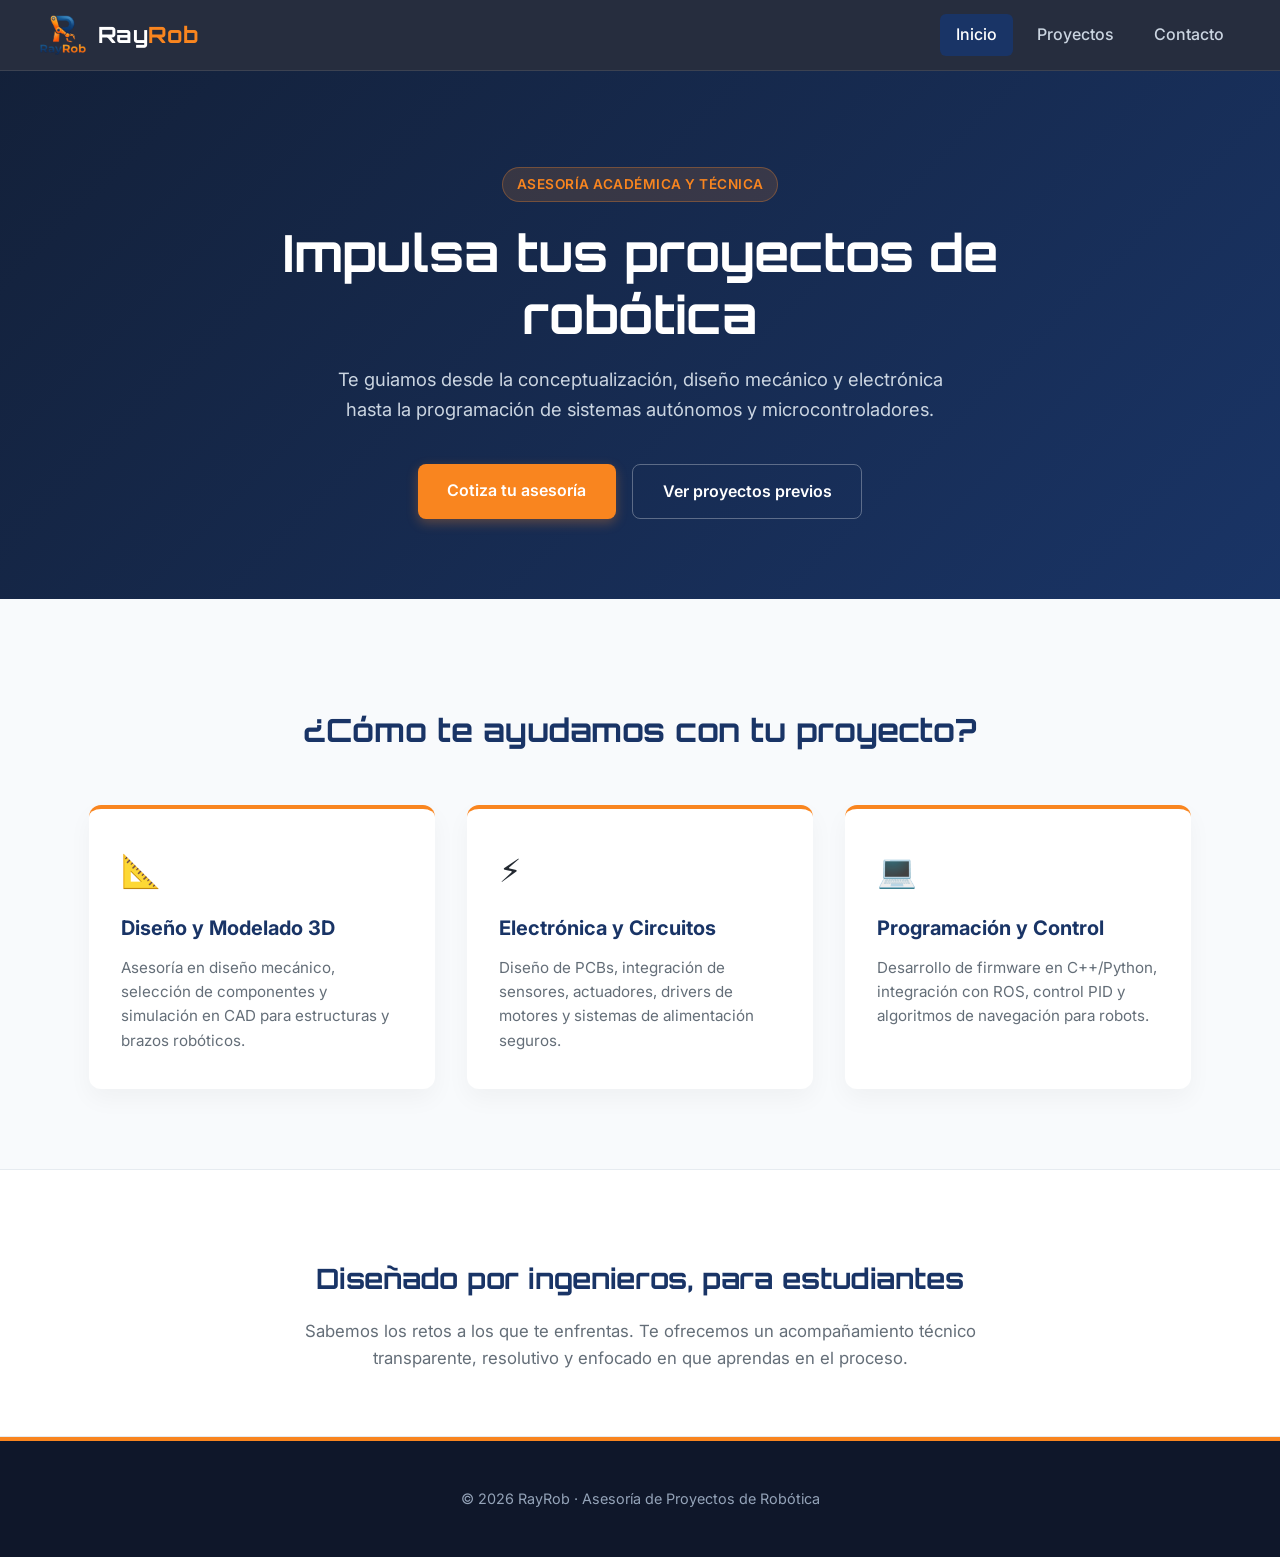
<file: index.html>
<!DOCTYPE html>
<html lang="es">
<head>
    <meta charset="UTF-8">
    <meta name="viewport" content="width=device-width, initial-scale=1.0">
    <link rel="icon" type="image/png" href="multimedia/icon.png">
    <title>RayRob | Asesoría y Desarrollo de Proyectos de Robótica</title>
    <meta name="description" content="Asesoría experta en robótica. Te ayudamos a diseñar, programar y construir tus prototipos tecnológicos.">

    <!-- Open Graph -->
    <meta property="og:type" content="website">
    <meta property="og:url" content="https://raynelvas.github.io/rayrob/">
    <meta property="og:title" content="RayRob | Asesoría de Proyectos de Robótica">
    <meta property="og:description" content="Impulsa tus proyectos de robótica con asesoría profesional.">
    <meta property="og:image" content="multimedia/logo.png">

    <link rel="preconnect" href="https://fonts.googleapis.com">
    <link rel="preconnect" href="https://fonts.gstatic.com" crossorigin>
    <link href="https://fonts.googleapis.com/css2?family=Orbitron:wght@500;700&family=Inter:wght@300;400;500;600&display=swap" rel="stylesheet">
    <link rel="stylesheet" href="styles.css">
</head>
<body>

    <header class="site-header">
        <div class="brand">
            <img src="multimedia/logo.png" alt="Logo RayRob" class="brand-logo">
            <span class="brand-name">Ray<span class="highlight">Rob</span></span>
        </div>
        <nav class="main-nav">
            <ul>
                <li><a href="index.html" class="active">Inicio</a></li>
                <li><a href="projects.html">Proyectos</a></li>
                <li><a href="contact.html">Contacto</a></li>
            </ul>
        </nav>
    </header>

    <main>
        <!-- Hero -->
        <section class="hero">
            <div class="hero-content">
                <span class="badge">Asesoría Académica y Técnica</span>
                <h1>Impulsa tus proyectos de robótica</h1>
                <p>Te guiamos desde la conceptualización, diseño mecánico y electrónica hasta la programación de sistemas autónomos y microcontroladores.</p>
                <div class="hero-actions">
                    <a href="contact.html" class="btn-primary">Cotiza tu asesoría</a>
                    <a href="projects.html" class="btn-secondary">Ver proyectos previos</a>
                </div>
            </div>
        </section>

        <!-- Servicios / ¿En qué te ayudamos? -->
        <section class="services">
            <h2>¿Cómo te ayudamos con tu proyecto?</h2>
            <div class="services-grid">
                <article class="service-card">
                    <div class="card-icon">📐</div>
                    <h3>Diseño y Modelado 3D</h3>
                    <p>Asesoría en diseño mecánico, selección de componentes y simulación en CAD para estructuras y brazos robóticos.</p>
                </article>
                <article class="service-card">
                    <div class="card-icon">⚡</div>
                    <h3>Electrónica y Circuitos</h3>
                    <p>Diseño de PCBs, integración de sensores, actuadores, drivers de motores y sistemas de alimentación seguros.</p>
                </article>
                <article class="service-card">
                    <div class="card-icon">💻</div>
                    <h3>Programación y Control</h3>
                    <p>Desarrollo de firmware en C++/Python, integración con ROS, control PID y algoritmos de navegación para robots.</p>
                </article>
            </div>
        </section>

        <!-- Sección de Confianza / Enfoque Estudiantil -->
        <section class="student-focus">
            <div class="focus-container">
                <h2>Diseñado por ingenieros, para estudiantes</h2>
                <p>Sabemos los retos a los que te enfrentas. Te ofrecemos un acompañamiento técnico transparente, resolutivo y enfocado en que aprendas en el proceso.</p>
            </div>
        </section>
    </main>

    <footer class="site-footer">
        <p>© 2026 RayRob · Asesoría de Proyectos de Robótica</p>
    </footer>

</body>
</html>
</file>
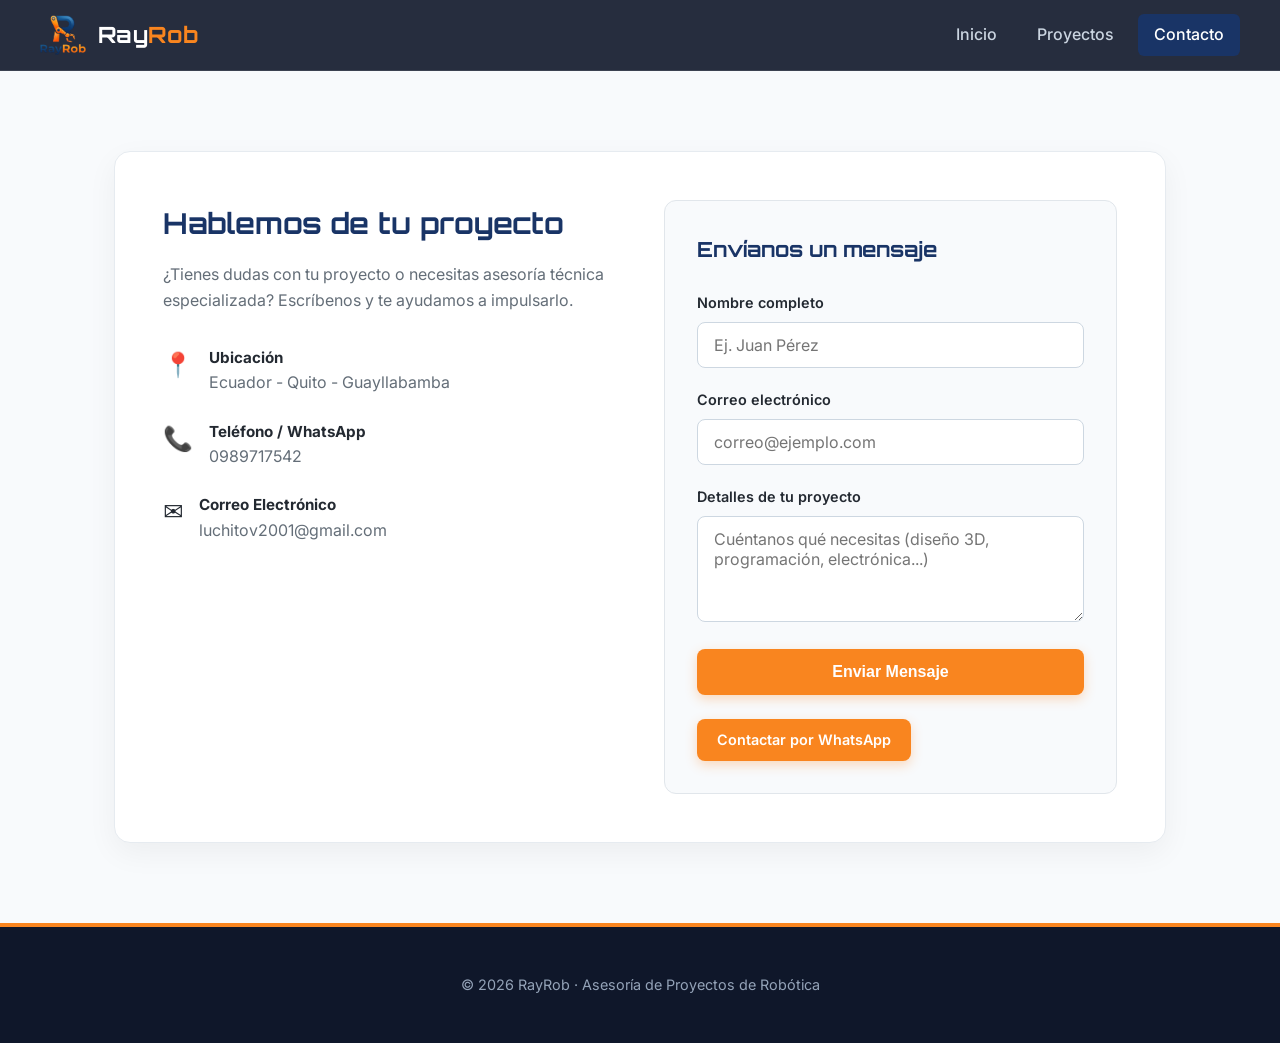
<file: contact.html>
<!DOCTYPE html>
<html lang="es">
<head>
    <meta charset="UTF-8">
    <meta name="viewport" content="width=device-width, initial-scale=1.0">
    <link rel="icon" type="image/png" href="multimedia/icon.png">
    <title>RayRob | Contacto y Asesorías</title>
    <meta name="description" content="Ponte en contacto con RayRob para asesoría en tesis, circuitos y proyectos de robótica en Quito, Ecuador.">

    <!-- Open Graph -->
    <meta property="og:type" content="website">
    <meta property="og:url" content="https://raynelvas.github.io/rayrob/contact.html">
    <meta property="og:title" content="RayRob | Contacto">
    <meta property="og:description" content="Cotiza tu proyecto o tesis de robótica con nosotros.">
    <meta property="og:image" content="multimedia/preview.png">

    <link rel="preconnect" href="https://fonts.googleapis.com">
    <link rel="preconnect" href="https://fonts.gstatic.com" crossorigin>
    <link href="https://fonts.googleapis.com/css2?family=Orbitron:wght@500;700&family=Inter:wght@300;400;500;600&display=swap" rel="stylesheet">
    <link rel="stylesheet" href="styles.css">
</head>
<body>

    <header class="site-header">
        <div class="brand">
            <img src="multimedia/logo.png" alt="Logo RayRob" class="brand-logo">
            <span class="brand-name">Ray<span class="highlight">Rob</span></span>
        </div>
        <nav class="main-nav">
            <ul>
                <li><a href="index.html">Inicio</a></li>
                <li><a href="projects.html">Proyectos</a></li>
                <li><a href="contact.html" class="active">Contacto</a></li>
            </ul>
        </nav>
    </header>

    <main>
        <!-- Contact Section -->
        <section class="contact-section">
            <div class="contact-container">
                <div class="contact-info">
                    <h2>Hablemos de tu proyecto</h2>
                    <p>¿Tienes dudas con tu proyecto o necesitas asesoría técnica especializada? Escríbenos y te ayudamos a impulsarlo.</p>
                    
                    <div class="info-item">
                        <span class="info-icon">📍</span>
                        <div>
                            <strong>Ubicación</strong>
                            <p>Ecuador - Quito - Guayllabamba</p>
                        </div>
                    </div>

                    <div class="info-item">
                        <span class="info-icon">📞</span>
                        <div>
                            <strong>Teléfono / WhatsApp</strong>
                            <p>0989717542</p>
                        </div>
                    </div>

                    <div class="info-item">
                        <span class="info-icon">✉️</span>
                        <div>
                            <strong>Correo Electrónico</strong>
                            <p>luchitov2001@gmail.com</p>
                        </div>
                    </div>
                </div>

                <div class="contact-form-wrapper">
                    <form class="contact-form" action="#" method="POST">
                        <h3>Envíanos un mensaje</h3>
                        
                        <div class="form-group">
                            <label for="name">Nombre completo</label>
                            <input type="text" id="name" name="name" required placeholder="Ej. Juan Pérez">
                        </div>

                        <div class="form-group">
                            <label for="email">Correo electrónico</label>
                            <input type="email" id="email" name="email" required placeholder="correo@ejemplo.com">
                        </div>

                        <div class="form-group">
                            <label for="message">Detalles de tu proyecto</label>
                            <textarea id="message" name="message" rows="4" required placeholder="Cuéntanos qué necesitas (diseño 3D, programación, electrónica...)"></textarea>
                        </div>

                        <button type="submit" class="btn-primary btn-full">Enviar Mensaje</button>

                        <div class="project-action" style="margin-top: 1.5rem;">
                            <a href="https://wa.me/593989717542/?text=Mi nombre es: El proyecto es sobre: " class="btn-primary" style="padding: 0.6rem 1.25rem; font-size: 0.9rem;">Contactar por WhatsApp </a>
                        </div>




                    </form>
                </div>
            </div>
        </section>
    </main>

    <footer class="site-footer">
        <p>© 2026 RayRob · Asesoría de Proyectos de Robótica</p>
    </footer>

</body>
</html>
</file>
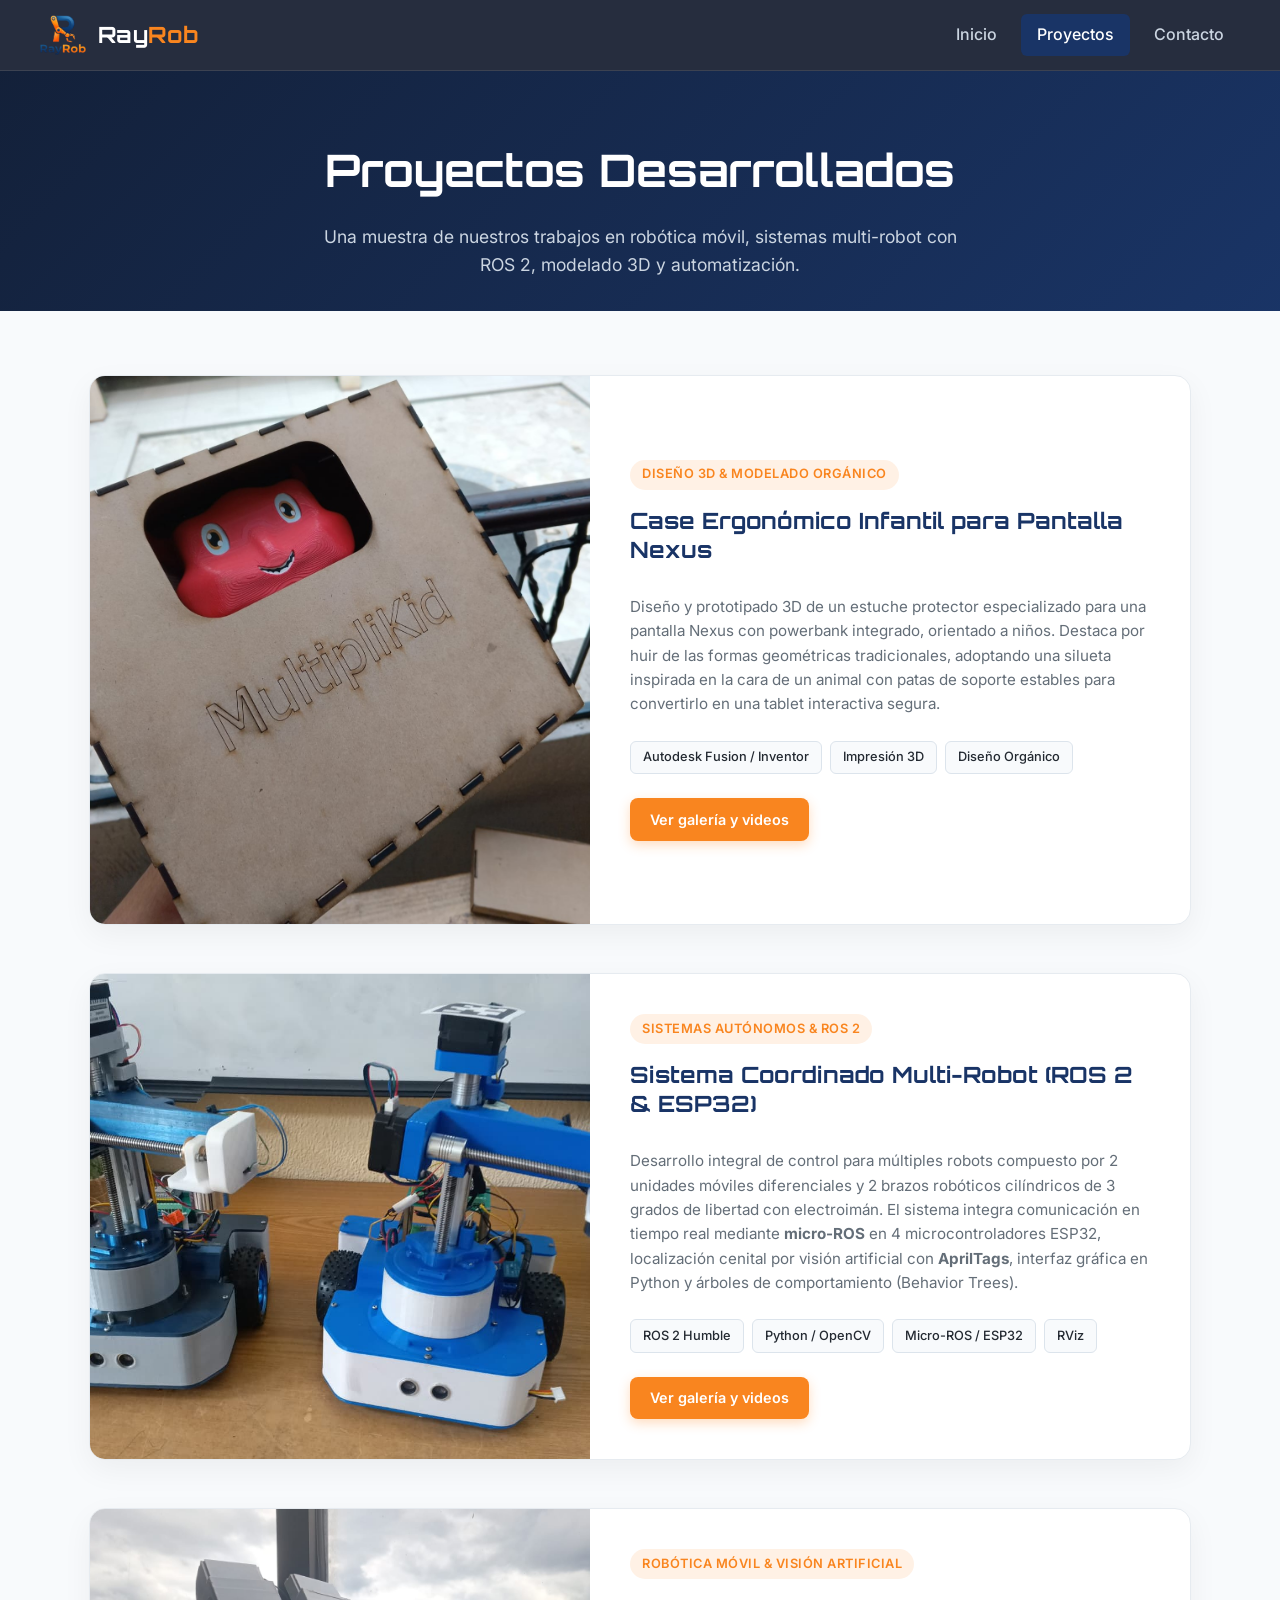
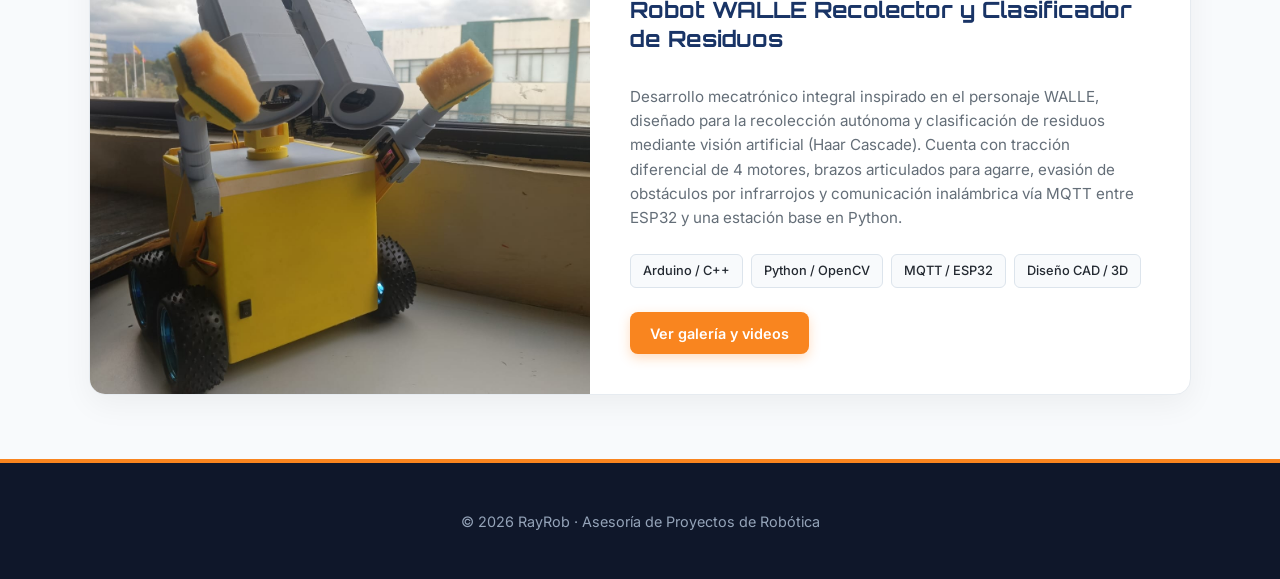
<file: projects.html>
<!DOCTYPE html>
<html lang="es">
<head>
    <meta charset="UTF-8">
    <meta name="viewport" content="width=device-width, initial-scale=1.0">
    <link rel="icon" type="image/png" href="multimedia/icon.png">
    <title>RayRob | Proyectos y Desarrollos de Robótica</title>
    <meta name="description" content="Explora nuestros proyectos universitarios, sistemas multi-robot con ROS 2, diseño 3D y prototipos de automatización.">

    <!-- Open Graph -->
    <meta property="og:type" content="website">
    <meta property="og:url" content="https://raynelvas.github.io/rayrob/projects.html">
    <meta property="og:title" content="RayRob | Proyectos de Robótica">
    <meta property="og:description" content="Conoce los proyectos de robótica móvil, ROS 2 y diseño mecánico desarrollados por RayRob.">
    <meta property="og:image" content="multimedia/preview.png">

    <link rel="preconnect" href="https://fonts.googleapis.com">
    <link rel="preconnect" href="https://fonts.gstatic.com" crossorigin>
    <link href="https://fonts.googleapis.com/css2?family=Orbitron:wght@500;700&family=Inter:wght@300;400;500;600&display=swap" rel="stylesheet">
    <link rel="stylesheet" href="styles.css">
</head>
<body>

    <header class="site-header">
        <div class="brand">
            <img src="multimedia/logo.png" alt="Logo RayRob" class="brand-logo">
            <span class="brand-name">Ray<span class="highlight">Rob</span></span>
        </div>
        <nav class="main-nav">
            <ul>
                <li><a href="index.html">Inicio</a></li>
                <li><a href="projects.html" class="active">Proyectos</a></li>
                <li><a href="contact.html">Contacto</a></li>
            </ul>
        </nav>
    </header>

    <main>
        <!-- Page Header -->
        <section class="projects-hero">
            <h1>Proyectos Desarrollados</h1>
            <p>Una muestra de nuestros trabajos en robótica móvil, sistemas multi-robot con ROS 2, modelado 3D y automatización.</p>
        </section>

        <!-- Projects Grid Container -->
        <section class="projects-section">
            <div class="projects-container">

                <!-- Proyecto 1 -->
                <article class="project-card">
                    <div class="project-media">
                        <!-- Reemplaza el src con la ruta de tu foto o video del case -->
                        <img src="multiplikid/multiplikid.jpeg" alt="Case 3D para Pantalla Nexus Infantil">
                    </div>
                    <div class="project-content">
                        <span class="project-tag">Diseño 3D & Modelado Orgánico</span>
                        <h2><a href="multiplikid/multiplikid.html" style="color: inherit; text-decoration: none;">Case Ergonómico Infantil para Pantalla Nexus</a></h2>
                        <p>Diseño y prototipado 3D de un estuche protector especializado para una pantalla Nexus con powerbank integrado, orientado a niños. Destaca por huir de las formas geométricas tradicionales, adoptando una silueta inspirada en la cara de un animal con patas de soporte estables para convertirlo en una tablet interactiva segura.</p>
                        
                        <div class="project-techs">
                            <span>Autodesk Fusion / Inventor</span>
                            <span>Impresión 3D</span>
                            <span>Diseño Orgánico</span>
                        </div>

                        <!-- ENLACE / BOTÓN AGREGADO AQUÍ -->
                        <div class="project-action" style="margin-top: 1.5rem;">
                            <a href="multiplikid/multiplikid.html" class="btn-primary" style="padding: 0.6rem 1.25rem; font-size: 0.9rem;">Ver galería y videos</a>
                        </div>
                    </div>
                </article>

                <!-- Proyecto 2 -->
                <article class="project-card">
                    <div class="project-media">
                        <!-- Reemplaza el src con tu imagen, ej: multimedia/robots.jpeg -->
                        <img src="multirobot/robots_multiple.jpeg" alt="Sistema Multi-robot con ROS 2">
                    </div>
                    <div class="project-content">
                        <span class="project-tag">Sistemas Autónomos & ROS 2</span>
                        <h2><a href="multirobot/multirobot.html" style="color: inherit; text-decoration: none;">Sistema Coordinado Multi-Robot (ROS 2 & ESP32)</a></h2>
                        <p>Desarrollo integral de control para múltiples robots compuesto por 2 unidades móviles diferenciales y 2 brazos robóticos cilíndricos de 3 grados de libertad con electroimán. El sistema integra comunicación en tiempo real mediante <strong>micro-ROS</strong> en 4 microcontroladores ESP32, localización cenital por visión artificial con <strong>AprilTags</strong>, interfaz gráfica en Python y árboles de comportamiento (Behavior Trees).</p>
                        
                        <div class="project-techs">
                            <span>ROS 2 Humble</span>
                            <span>Python / OpenCV</span>
                            <span>Micro-ROS / ESP32</span>
                            <span>RViz</span>
                        </div>

                        <!-- ENLACE / BOTÓN AGREGADO AQUÍ -->
                        <div class="project-action" style="margin-top: 1.5rem;">
                            <a href="multirobot/multirobot.html" class="btn-primary" style="padding: 0.6rem 1.25rem; font-size: 0.9rem;">Ver galería y videos</a>
                        </div>
                    </div>
                </article>

                <!-- Proyecto 3: Robot WALLE -->
                <article class="project-card">
                    <div class="project-media">
                        <img src="walle/1_robot.jpeg" alt="Robot WALLE recolector y clasificador de residuos">
                    </div>
                    <div class="project-content">
                        <span class="project-tag">Robótica Móvil & Visión Artificial</span>
                        <h2><a href="walle/walle.html" style="color: inherit; text-decoration: none;">Robot WALLE Recolector y Clasificador de Residuos</a></h2>
                        <p>Desarrollo mecatrónico integral inspirado en el personaje WALLE, diseñado para la recolección autónoma y clasificación de residuos mediante visión artificial (Haar Cascade). Cuenta con tracción diferencial de 4 motores, brazos articulados para agarre, evasión de obstáculos por infrarrojos y comunicación inalámbrica vía MQTT entre ESP32 y una estación base en Python.</p>
                        
                        <div class="project-techs">
                            <span>Arduino / C++</span>
                            <span>Python / OpenCV</span>
                            <span>MQTT / ESP32</span>
                            <span>Diseño CAD / 3D</span>
                        </div>

                        <div class="project-action" style="margin-top: 1.5rem;">
                            <a href="walle/walle.html" class="btn-primary" style="padding: 0.6rem 1.25rem; font-size: 0.9rem;">Ver galería y videos</a>
                        </div>
                    </div>
                </article>

                <!-- PLANTILLA PARA FUTUROS PROYECTOS (Solo copia y pega este bloque cambiando los datos) -->
                <!--
                <article class="project-card">
                    <div class="project-media">
                        <img src="multimedia/imagen-futura.jpg" alt="Nombre del proyecto">
                    </div>
                    <div class="project-content">
                        <span class="project-tag">Categoría</span>
                        <h2>Título del Nuevo Proyecto</h2>
                        <p>Breve descripción de las características técnicas, tecnologías utilizadas y el objetivo del proyecto universitario.</p>
                        <div class="project-techs">
                            <span>Tecnología 1</span>
                            <span>Tecnología 2</span>
                        </div>
                    </div>
                </article>
                -->

            </div>
        </section>
    </main>

    <footer class="site-footer">
        <p>© 2026 RayRob · Asesoría de Proyectos de Robótica</p>
    </footer>

</body>
</html>
</file>
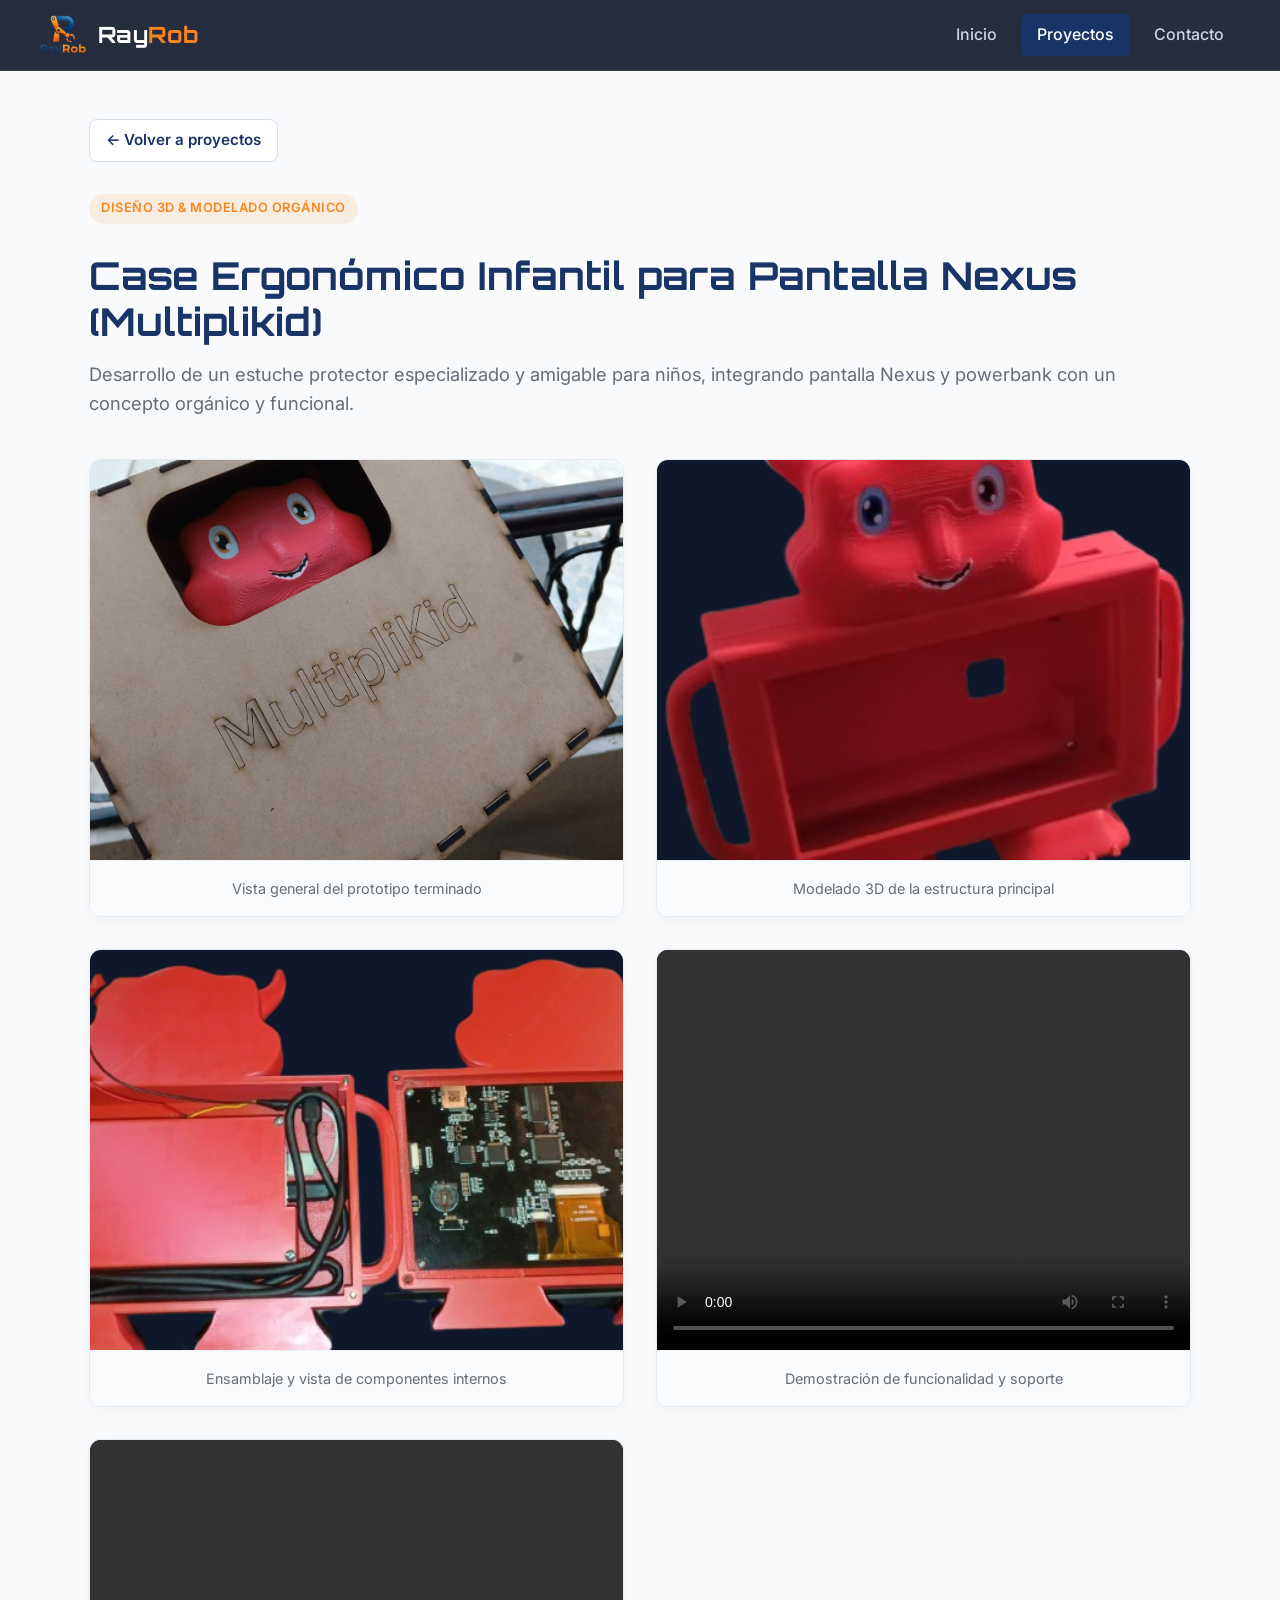
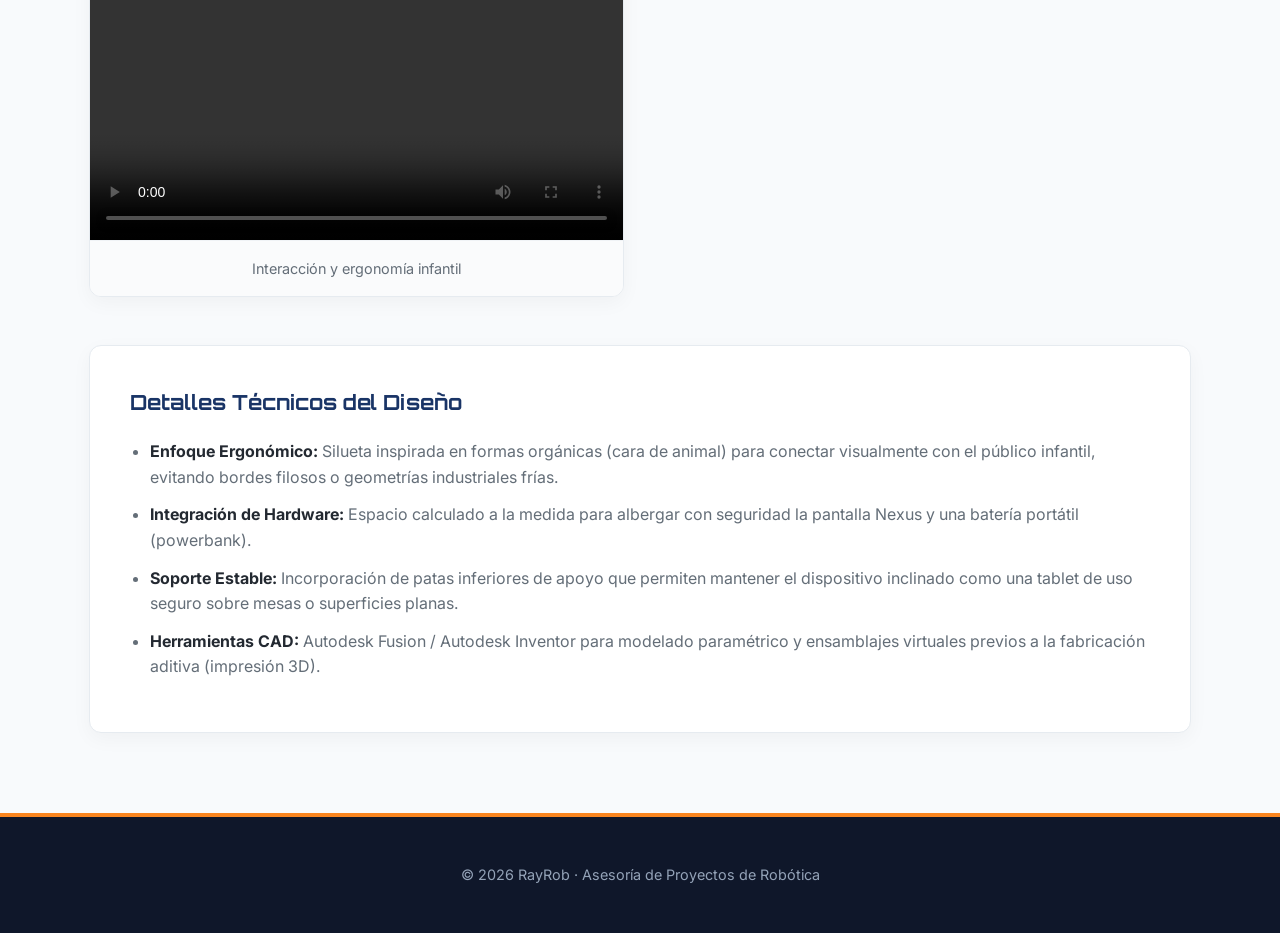
<file: multiplikid/multiplikid.html>
<!DOCTYPE html>
<html lang="es">
<head>
    <meta charset="UTF-8">
    <meta name="viewport" content="width=device-width, initial-scale=1.0">
    <link rel="icon" type="image/png" href="../multimedia/icon.png">
    <title>RayRob | Case Ergonómico Multiplikid</title>
    <meta name="description" content="Detalles de diseño 3D y multimedia del case ergonómico infantil para pantalla Nexus y powerbank.">

    <link rel="preconnect" href="https://fonts.googleapis.com">
    <link rel="preconnect" href="https://fonts.gstatic.com" crossorigin>
    <link href="https://fonts.googleapis.com/css2?family=Orbitron:wght@500;700&family=Inter:wght@300;400;500;600&display=swap" rel="stylesheet">
    <link rel="stylesheet" href="../styles.css">
</head>
<body>

    <header class="site-header">
        <div class="brand">
            <img src="../multimedia/logo.png" alt="Logo RayRob" class="brand-logo">
            <span class="brand-name">Ray<span class="highlight">Rob</span></span>
        </div>
        <nav class="main-nav">
            <ul>
                <li><a href="../index.html">Inicio</a></li>
                <li><a href="../projects.html" class="active">Proyectos</a></li>
                <li><a href="../contact.html">Contacto</a></li>
            </ul>
        </nav>
    </header>

    <main>
        <!-- Detalle del Proyecto -->
        <section class="project-detail-section">
            <div class="project-detail-container">
                
                <!-- Botón de retorno -->
                <div class="back-navigation">
                    <a href="../projects.html" class="btn-back">← Volver a proyectos</a>
                </div>

                <div class="project-header-info">
                    <span class="project-tag">Diseño 3D & Modelado Orgánico</span>
                    <h1>Case Ergonómico Infantil para Pantalla Nexus (Multiplikid)</h1>
                    <p class="project-lead">Desarrollo de un estuche protector especializado y amigable para niños, integrando pantalla Nexus y powerbank con un concepto orgánico y funcional.</p>
                </div>

                <!-- Galería de Medios (Imágenes y Videos) -->
                <div class="media-gallery">
                    
                    <!-- Imagen Principal -->
                    <div class="media-card">
                        <img src="multiplikid.jpeg" alt="Vista general Multiplikid">
                        <p class="media-caption">Vista general del prototipo terminado</p>
                    </div>

                    <!-- Case solo -->
                    <div class="media-card">
                        <img src="case.png" alt="Diseño del case 3D">
                        <p class="media-caption">Modelado 3D de la estructura principal</p>
                    </div>

                    <!-- Case Desarmado -->
                    <div class="media-card">
                        <img src="case_desarmado.png" alt="Despiece del case 3D">
                        <p class="media-caption">Ensamblaje y vista de componentes internos</p>
                    </div>

                    <!-- Video 1 -->
                    <div class="media-card">
                        <video controls preload="metadata">
                            <source src="video1.mp4" type="video/mp4">
                            Tu navegador no soporta la reproducción de videos.
                        </video>
                        <p class="media-caption">Demostración de funcionalidad y soporte</p>
                    </div>

                    <!-- Video 2 -->
                    <div class="media-card">
                        <video controls preload="metadata">
                            <source src="video2.mp4" type="video/mp4">
                            Tu navegador no soporta la reproducción de videos.
                        </video>
                        <p class="media-caption">Interacción y ergonomía infantil</p>
                    </div>

                </div>

                <!-- Descripción detallada de ingeniería / diseño -->
                <div class="project-specs">
                    <h3>Detalles Técnicos del Diseño</h3>
                    <ul>
                        <li><strong>Enfoque Ergonómico:</strong> Silueta inspirada en formas orgánicas (cara de animal) para conectar visualmente con el público infantil, evitando bordes filosos o geometrías industriales frías.</li>
                        <li><strong>Integración de Hardware:</strong> Espacio calculado a la medida para albergar con seguridad la pantalla Nexus y una batería portátil (powerbank).</li>
                        <li><strong>Soporte Estable:</strong> Incorporación de patas inferiores de apoyo que permiten mantener el dispositivo inclinado como una tablet de uso seguro sobre mesas o superficies planas.</li>
                        <li><strong>Herramientas CAD:</strong> Autodesk Fusion / Autodesk Inventor para modelado paramétrico y ensamblajes virtuales previos a la fabricación aditiva (impresión 3D).</li>
                    </ul>
                </div>

            </div>
        </section>
    </main>

    <footer class="site-footer">
        <p>© 2026 RayRob · Asesoría de Proyectos de Robótica</p>
    </footer>

</body>
</html>
</file>
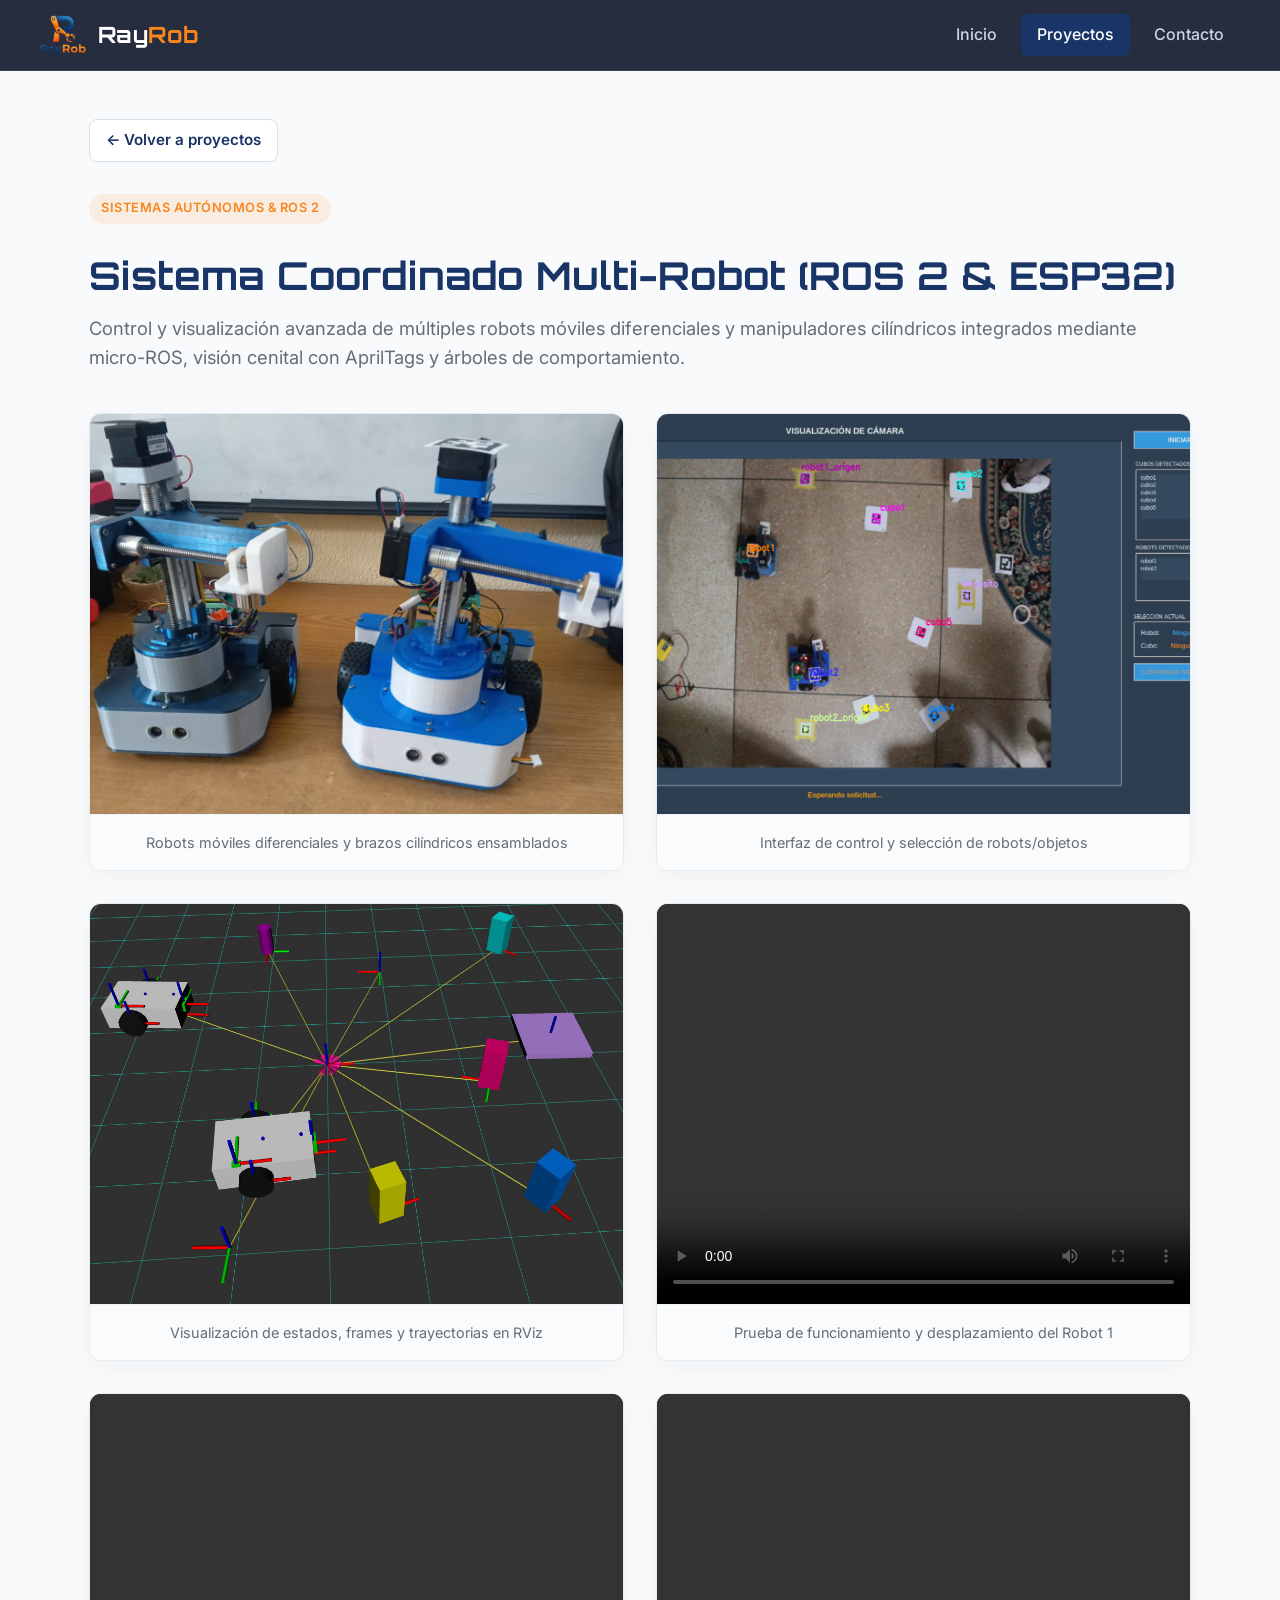
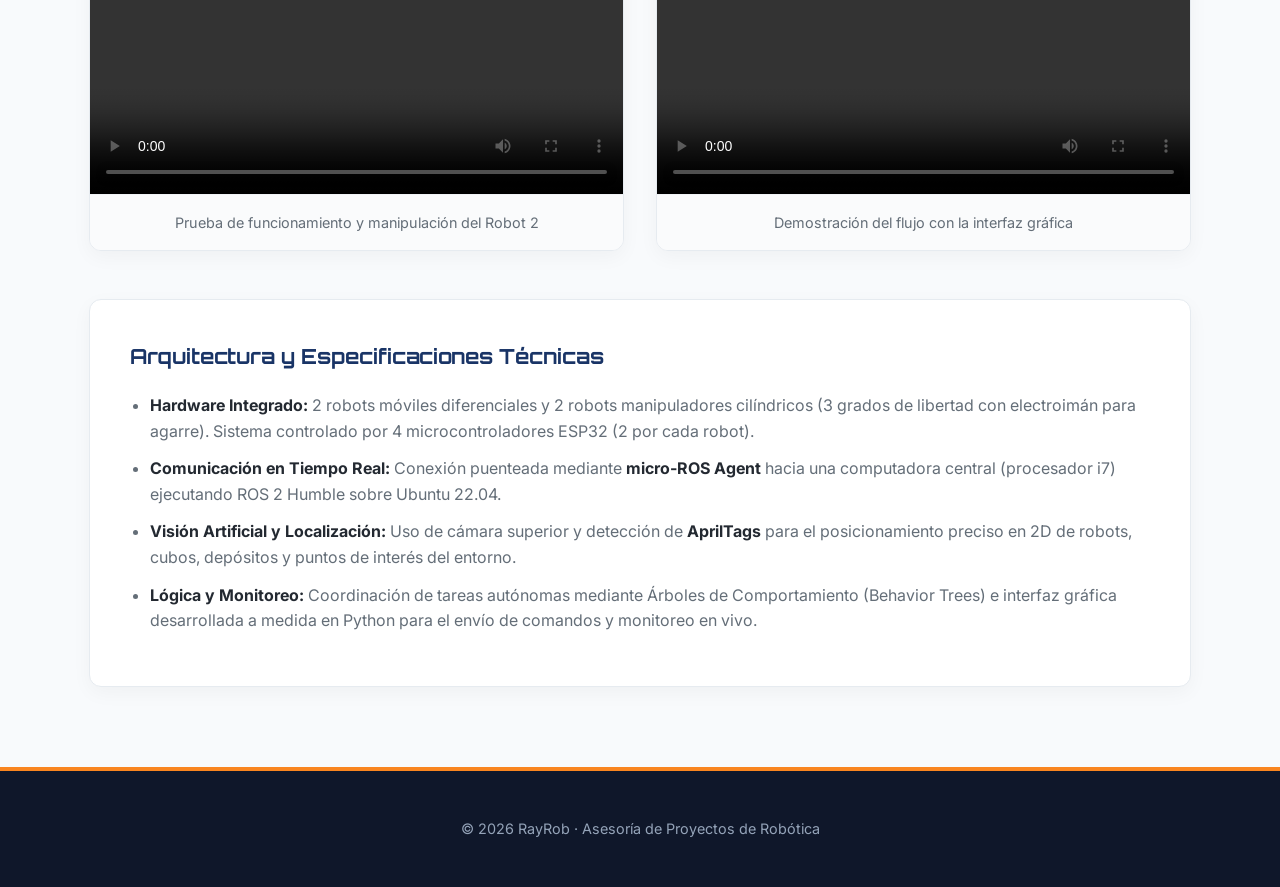
<file: multirobot/multirobot.html>
<!DOCTYPE html>
<html lang="es">
<head>
    <meta charset="UTF-8">
    <meta name="viewport" content="width=device-width, initial-scale=1.0">
    <link rel="icon" type="image/png" href="../multimedia/icon.png">
    <title>RayRob | Sistema Coordinado Multi-Robot (ROS 2)</title>
    <meta name="description" content="Detalles técnicos, simulación en RViz, interfaz gráfica y videos de funcionamiento del sistema multi-robot con ROS 2 y ESP32.">

    <link rel="preconnect" href="https://fonts.googleapis.com">
    <link rel="preconnect" href="https://fonts.gstatic.com" crossorigin>
    <link href="https://fonts.googleapis.com/css2?family=Orbitron:wght@500;700&family=Inter:wght@300;400;500;600&display=swap" rel="stylesheet">
    <link rel="stylesheet" href="../styles.css">
</head>
<body>

    <header class="site-header">
        <div class="brand">
            <img src="../multimedia/logo.png" alt="Logo RayRob" class="brand-logo">
            <span class="brand-name">Ray<span class="highlight">Rob</span></span>
        </div>
        <nav class="main-nav">
            <ul>
                <li><a href="../index.html">Inicio</a></li>
                <li><a href="../projects.html" class="active">Proyectos</a></li>
                <li><a href="../contact.html">Contacto</a></li>
            </ul>
        </nav>
    </header>

    <main>
        <!-- Detalle del Proyecto -->
        <section class="project-detail-section">
            <div class="project-detail-container">
                
                <!-- Botón de retorno -->
                <div class="back-navigation">
                    <a href="../projects.html" class="btn-back">← Volver a proyectos</a>
                </div>

                <div class="project-header-info">
                    <span class="project-tag">Sistemas Autónomos & ROS 2</span>
                    <h1>Sistema Coordinado Multi-Robot (ROS 2 & ESP32)</h1>
                    <p class="project-lead">Control y visualización avanzada de múltiples robots móviles diferenciales y manipuladores cilíndricos integrados mediante micro-ROS, visión cenital con AprilTags y árboles de comportamiento.</p>
                </div>

                <!-- Galería de Medios (Imágenes y Videos) -->
                <div class="media-gallery">
                    
                    <!-- Robots Físicos -->
                    <div class="media-card">
                        <img src="robots_multiple.jpeg" alt="Robots físicos armados">
                        <p class="media-caption">Robots móviles diferenciales y brazos cilíndricos ensamblados</p>
                    </div>

                    <!-- Interfaz Gráfica -->
                    <div class="media-card">
                        <img src="INTERFAZ.jpg" alt="Interfaz Gráfica en Python">
                        <p class="media-caption">Interfaz de control y selección de robots/objetos</p>
                    </div>

                    <!-- Simulación RViz -->
                    <div class="media-card">
                        <img src="SIMULACION.jpg" alt="Simulación en RViz">
                        <p class="media-caption">Visualización de estados, frames y trayectorias en RViz</p>
                    </div>

                    <!-- Video de funcionamiento general 1 -->
                    <div class="media-card">
                        <video controls preload="metadata">
                            <source src="funcionamiento_robot1.mp4" type="video/mp4">
                            Tu navegador no soporta la reproducción de videos.
                        </video>
                        <p class="media-caption">Prueba de funcionamiento y desplazamiento del Robot 1</p>
                    </div>

                    <!-- Video de funcionamiento general 2 -->
                    <div class="media-card">
                        <video controls preload="metadata">
                            <source src="funcionamiento_robot2.mp4" type="video/mp4">
                            Tu navegador no soporta la reproducción de videos.
                        </video>
                        <p class="media-caption">Prueba de funcionamiento y manipulación del Robot 2</p>
                    </div>

                    <!-- Video de interfaz en acción -->
                    <div class="media-card">
                        <video controls preload="metadata">
                            <source src="funcionamiento_interfaz_robot.mp4" type="video/mp4">
                            Tu navegador no soporta la reproducción de videos.
                        </video>
                        <p class="media-caption">Demostración del flujo con la interfaz gráfica</p>
                    </div>

                </div>

                <!-- Descripción detallada de ingeniería -->
                <div class="project-specs">
                    <h3>Arquitectura y Especificaciones Técnicas</h3>
                    <ul>
                        <li><strong>Hardware Integrado:</strong> 2 robots móviles diferenciales y 2 robots manipuladores cilíndricos (3 grados de libertad con electroimán para agarre). Sistema controlado por 4 microcontroladores ESP32 (2 por cada robot).</li>
                        <li><strong>Comunicación en Tiempo Real:</strong> Conexión puenteada mediante <strong>micro-ROS Agent</strong> hacia una computadora central (procesador i7) ejecutando ROS 2 Humble sobre Ubuntu 22.04.</li>
                        <li><strong>Visión Artificial y Localización:</strong> Uso de cámara superior y detección de <strong>AprilTags</strong> para el posicionamiento preciso en 2D de robots, cubos, depósitos y puntos de interés del entorno.</li>
                        <li><strong>Lógica y Monitoreo:</strong> Coordinación de tareas autónomas mediante Árboles de Comportamiento (Behavior Trees) e interfaz gráfica desarrollada a medida en Python para el envío de comandos y monitoreo en vivo.</li>
                    </ul>
                </div>

            </div>
        </section>
    </main>

    <footer class="site-footer">
        <p>© 2026 RayRob · Asesoría de Proyectos de Robótica</p>
    </footer>

</body>
</html>
</file>
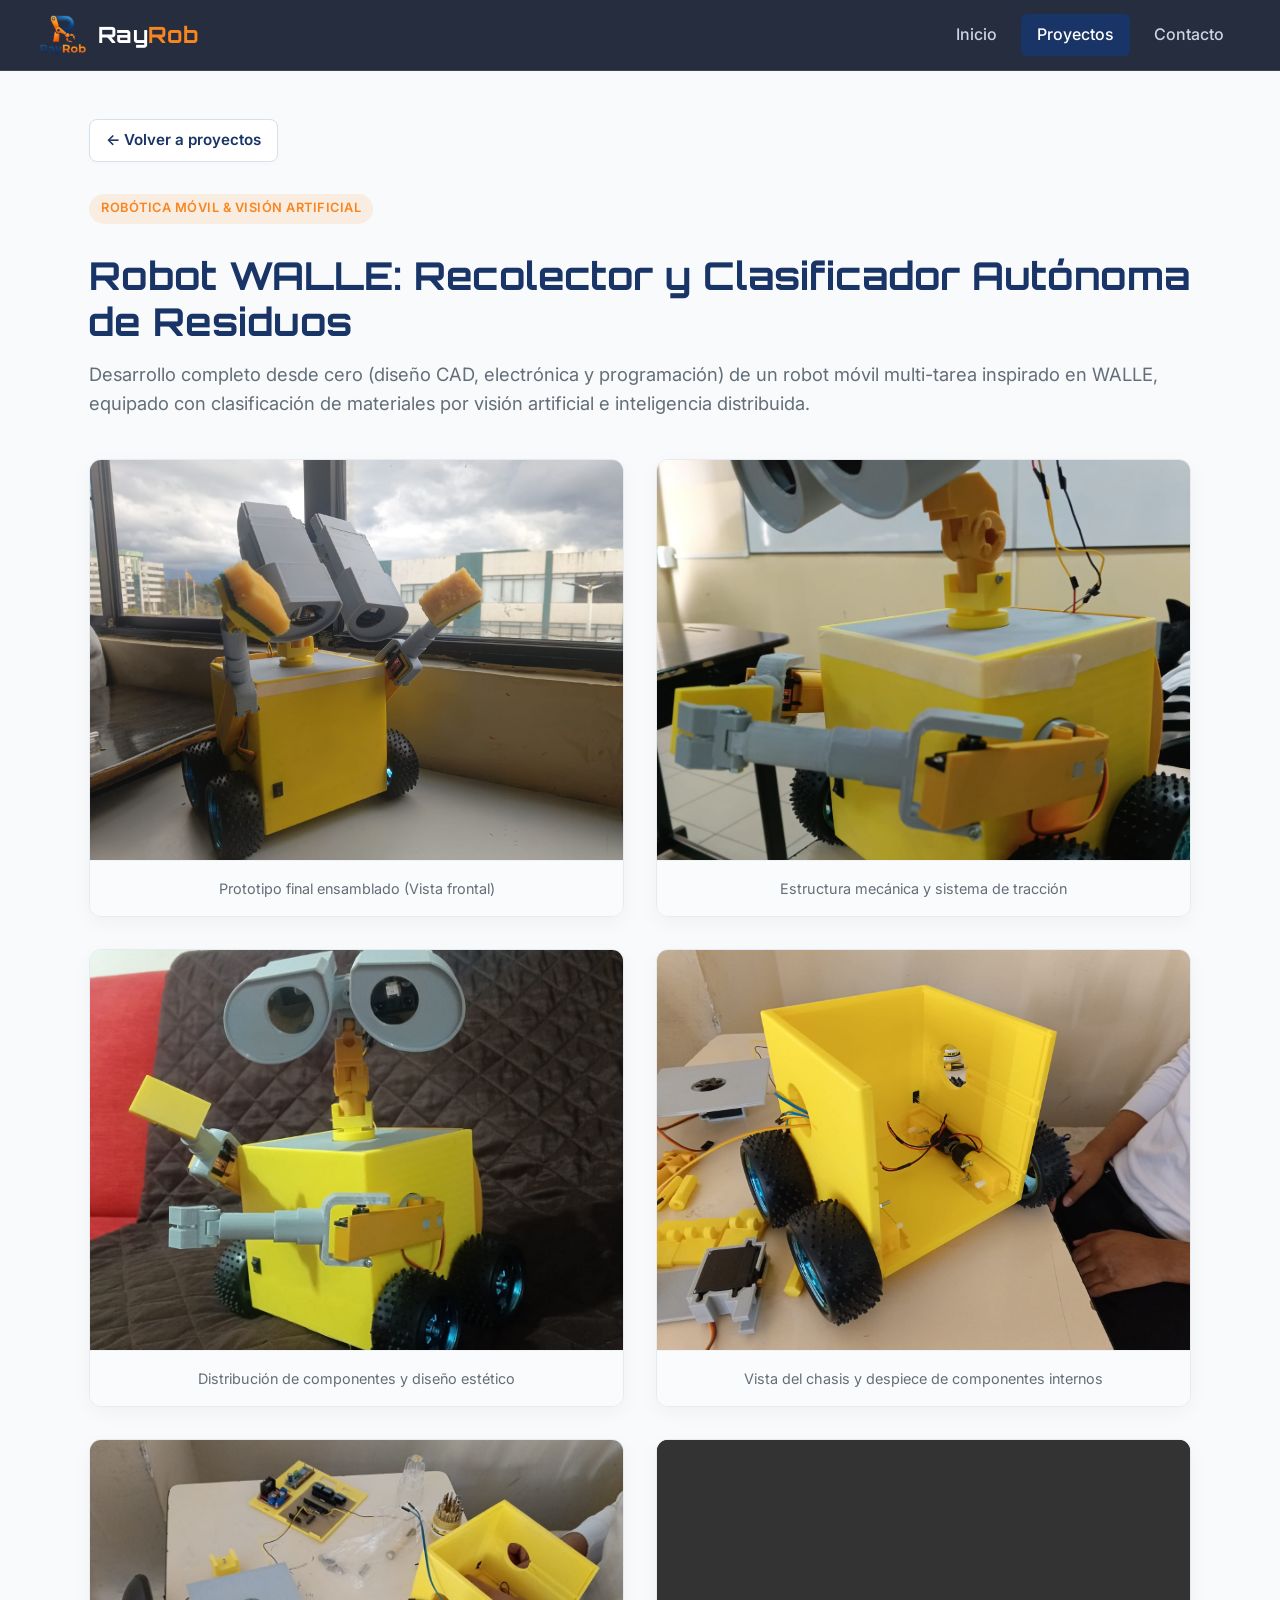
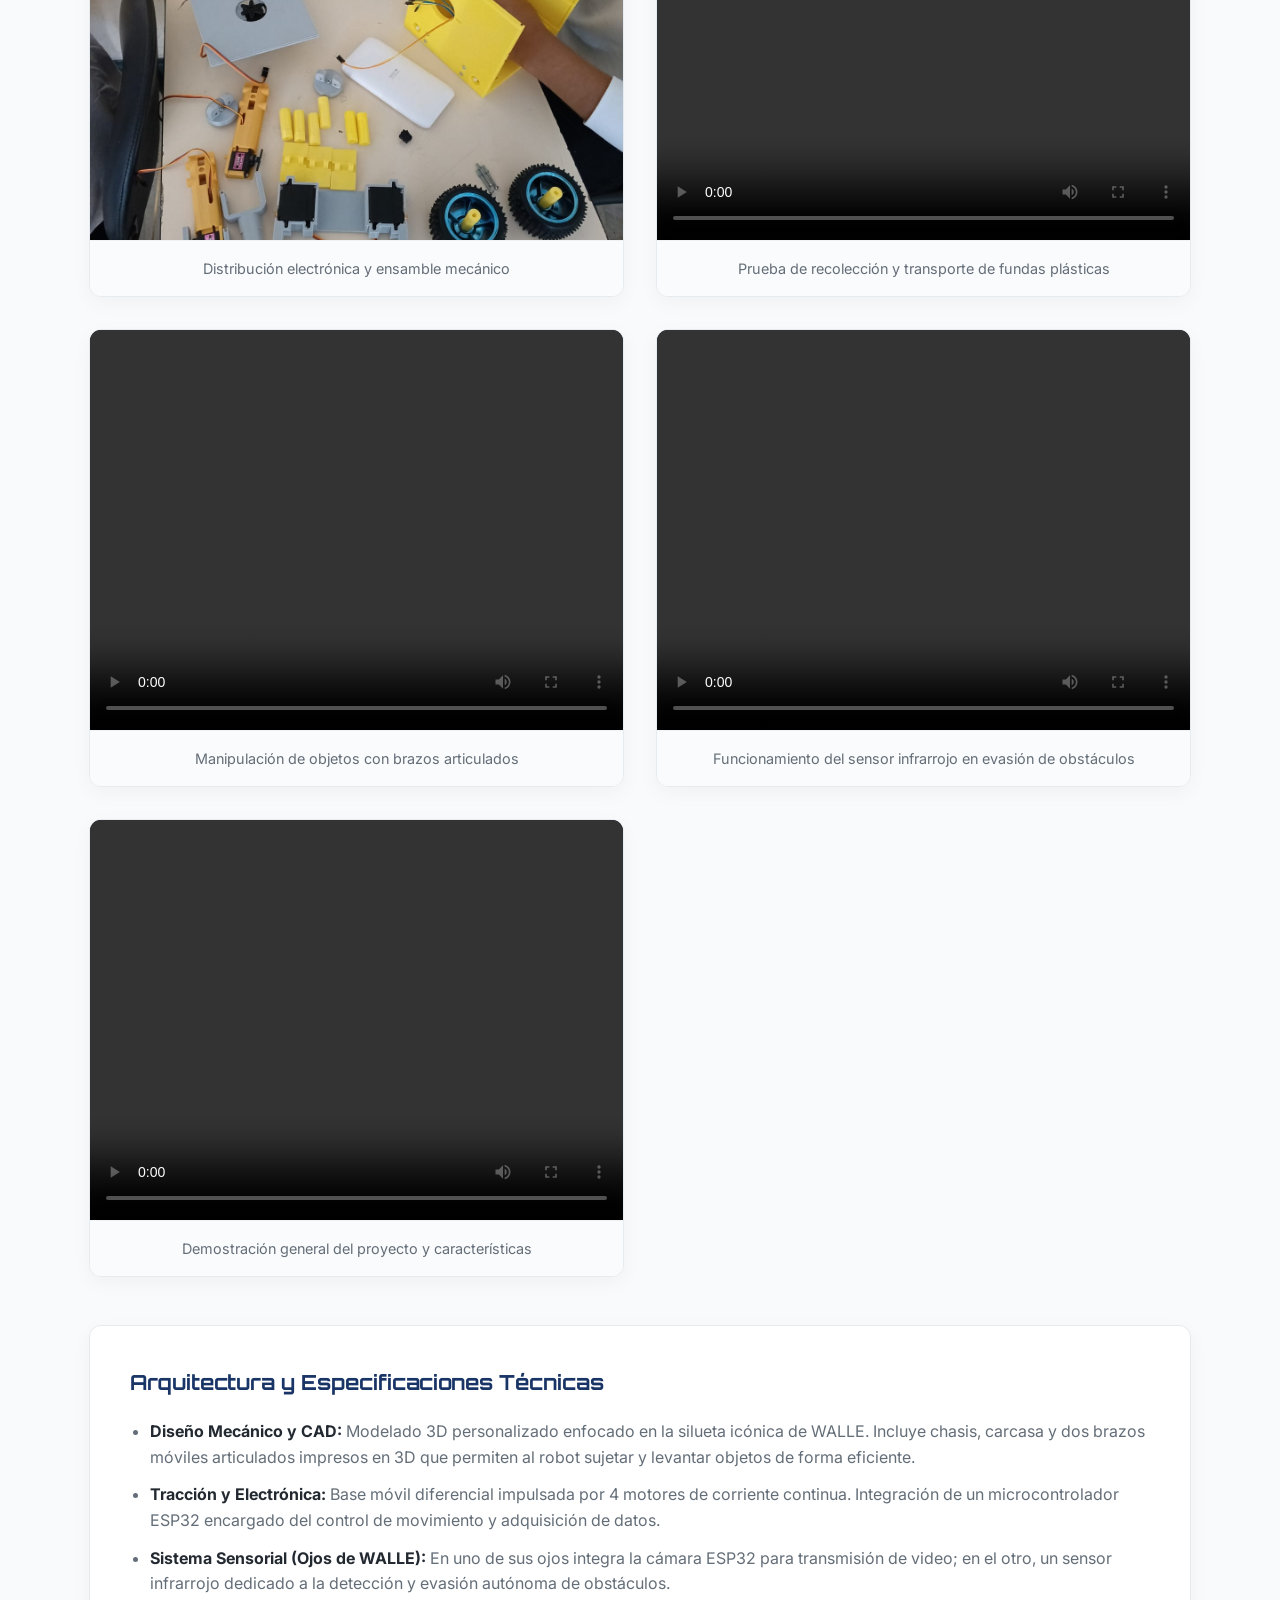
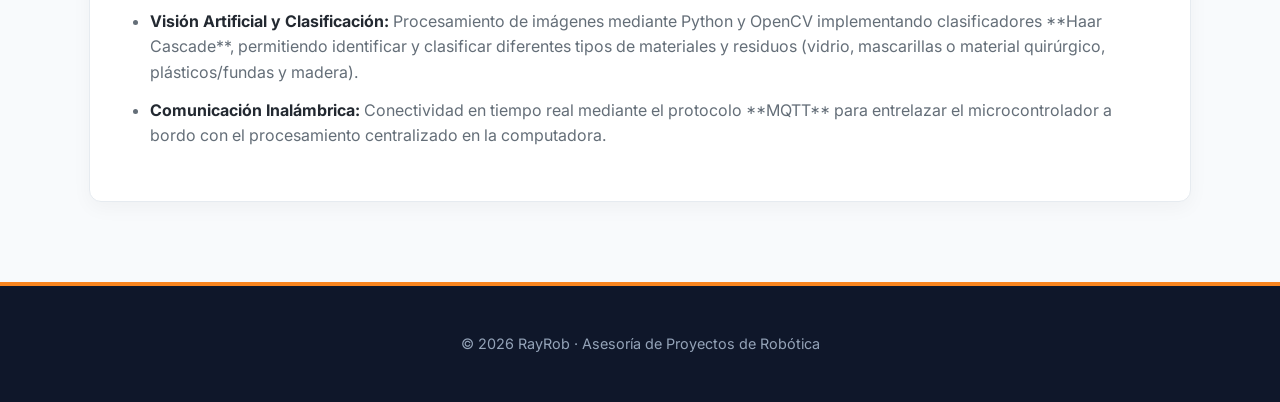
<file: walle/walle.html>
<!DOCTYPE html>
<html lang="es">
<head>
    <meta charset="UTF-8">
    <meta name="viewport" content="width=device-width, initial-scale=1.0">
    <link rel="icon" type="image/png" href="../multimedia/icon.png">
    <title>RayRob | Robot WALLE Recolector y Clasificador</title>
    <meta name="description" content="Detalles del diseño mecánico 3D, circuitería, visión artificial con Haar Cascade y videos de funcionamiento del robot WALLE.">

    <link rel="preconnect" href="https://fonts.googleapis.com">
    <link rel="preconnect" href="https://fonts.gstatic.com" crossorigin>
    <link href="https://fonts.googleapis.com/css2?family=Orbitron:wght@500;700&family=Inter:wght@300;400;500;600&display=swap" rel="stylesheet">
    <link rel="stylesheet" href="../styles.css">
</head>
<body>

    <header class="site-header">
        <div class="brand">
            <img src="../multimedia/logo.png" alt="Logo RayRob" class="brand-logo">
            <span class="brand-name">Ray<span class="highlight">Rob</span></span>
        </div>
        <nav class="main-nav">
            <ul>
                <li><a href="../index.html">Inicio</a></li>
                <li><a href="../projects.html" class="active">Proyectos</a></li>
                <li><a href="../contact.html">Contacto</a></li>
            </ul>
        </nav>
    </header>

    <main>
        <!-- Detalle del Proyecto -->
        <section class="project-detail-section">
            <div class="project-detail-container">
                
                <!-- Botón de retorno -->
                <div class="back-navigation">
                    <a href="../projects.html" class="btn-back">← Volver a proyectos</a>
                </div>

                <div class="project-header-info">
                    <span class="project-tag">Robótica Móvil & Visión Artificial</span>
                    <h1>Robot WALLE: Recolector y Clasificador Autónoma de Residuos</h1>
                    <p class="project-lead">Desarrollo completo desde cero (diseño CAD, electrónica y programación) de un robot móvil multi-tarea inspirado en WALLE, equipado con clasificación de materiales por visión artificial e inteligencia distribuida.</p>
                </div>

                <!-- Galería de Medios (Imágenes y Videos) -->
                <div class="media-gallery">
                    
                    <!-- Imagen 1 -->
                    <div class="media-card">
                        <img src="1_robot.jpeg" alt="Robot WALLE vista frontal">
                        <p class="media-caption">Prototipo final ensamblado (Vista frontal)</p>
                    </div>

                    <!-- Imagen 2 -->
                    <div class="media-card">
                        <img src="2_robot.jpeg" alt="Robot WALLE en operación">
                        <p class="media-caption">Estructura mecánica y sistema de tracción</p>
                    </div>

                    <!-- Imagen 3 -->
                    <div class="media-card">
                        <img src="3_robot.jpeg" alt="Detalle de componentes WALLE">
                        <p class="media-caption">Distribución de componentes y diseño estético</p>
                    </div>

                    <!-- Desarmado 1 -->
                    <div class="media-card">
                        <img src="1_robot_desarmado.jpeg" alt="Despiece del robot WALLE">
                        <p class="media-caption">Vista del chasis y despiece de componentes internos</p>
                    </div>

                    <!-- Desarmado 2 -->
                    <div class="media-card">
                        <img src="2_robot_desarmado.jpeg" alt="Estructura interna WALLE">
                        <p class="media-caption">Distribución electrónica y ensamble mecánico</p>
                    </div>

                    <!-- Video: Transportar funda 1 -->
                    <div class="media-card">
                        <video controls preload="metadata">
                            <source src="1_transportar_funda.mp4" type="video/mp4">
                            Tu navegador no soporta la reproducción de videos.
                        </video>
                        <p class="media-caption">Prueba de recolección y transporte de fundas plásticas</p>
                    </div>

                    <!-- Video: Transportar funda 2 -->
                    <div class="media-card">
                        <video controls preload="metadata">
                            <source src="2_transportar_funda.mp4" type="video/mp4">
                            Tu navegador no soporta la reproducción de videos.
                        </video>
                        <p class="media-caption">Manipulación de objetos con brazos articulados</p>
                    </div>

                    <!-- Video: Evasión de obstáculos -->
                    <div class="media-card">
                        <video controls preload="metadata">
                            <source src="evasion_obstaculos.mp4" type="video/mp4">
                            Tu navegador no soporta la reproducción de videos.
                        </video>
                        <p class="media-caption">Funcionamiento del sensor infrarrojo en evasión de obstáculos</p>
                    </div>

                    <!-- Video: Storytime -->
                    <div class="media-card">
                        <video controls preload="metadata">
                            <source src="storytime.mp4" type="video/mp4">
                            Tu navegador no soporta la reproducción de videos.
                        </video>
                        <p class="media-caption">Demostración general del proyecto y características</p>
                    </div>

                </div>

                <!-- Descripción detallada de ingeniería -->
                <div class="project-specs">
                    <h3>Arquitectura y Especificaciones Técnicas</h3>
                    <ul>
                        <li><strong>Diseño Mecánico y CAD:</strong> Modelado 3D personalizado enfocado en la silueta icónica de WALLE. Incluye chasis, carcasa y dos brazos móviles articulados impresos en 3D que permiten al robot sujetar y levantar objetos de forma eficiente.</li>
                        <li><strong>Tracción y Electrónica:</strong> Base móvil diferencial impulsada por 4 motores de corriente continua. Integración de un microcontrolador ESP32 encargado del control de movimiento y adquisición de datos.</li>
                        <li><strong>Sistema Sensorial (Ojos de WALLE):</strong> En uno de sus ojos integra la cámara ESP32 para transmisión de video; en el otro, un sensor infrarrojo dedicado a la detección y evasión autónoma de obstáculos.</li>
                        <li><strong>Visión Artificial y Clasificación:</strong> Procesamiento de imágenes mediante Python y OpenCV implementando clasificadores **Haar Cascade**, permitiendo identificar y clasificar diferentes tipos de materiales y residuos (vidrio, mascarillas o material quirúrgico, plásticos/fundas y madera).</li>
                        <li><strong>Comunicación Inalámbrica:</strong> Conectividad en tiempo real mediante el protocolo **MQTT** para entrelazar el microcontrolador a bordo con el procesamiento centralizado en la computadora.</li>
                    </ul>
                </div>

            </div>
        </section>
    </main>

    <footer class="site-footer">
        <p>© 2026 RayRob · Asesoría de Proyectos de Robótica</p>
    </footer>

</body>
</html>
</file>
<file: styles.css>
:root {
    --primary: hsl(219, 55%, 45%);
    --primary-dark: hsl(219, 60%, 25%);
    --primary-light: hsl(219, 50%, 95%);
    --accent: hsl(28, 95%, 55%); /* Naranja vibrante del logo */
    --accent-hover: hsl(28, 95%, 48%);
    --text: rgb(35, 41, 49);
    --text-muted: rgb(100, 110, 120);
    --bg: rgb(248, 250, 252);
    --card-bg: #ffffff;
}

* { box-sizing: border-box; }

body {
    margin: 0;
    min-height: 100vh;
    display: flex;
    flex-direction: column;
    font-family: 'Inter', system-ui, sans-serif;
    background: var(--bg);
    color: var(--text);
    line-height: 1.6;
}

/* Header */
.site-header {
    position: sticky;
    top: 0;
    z-index: 100;
    display: flex;
    justify-content: space-between;
    align-items: center;
    padding: 0.9rem 2.5rem;
    background: rgba(15, 23, 42, 0.9);
    backdrop-filter: blur(8px);
    color: #fff;
    border-bottom: 1px solid rgba(255, 255, 255, 0.1);
}

.brand { display: flex; align-items: center; gap: 0.75rem; }
.brand-logo { height: 40px; }
.brand-name {
    font-family: 'Orbitron', sans-serif;
    font-size: 1.4rem;
    font-weight: 700;
    letter-spacing: 0.5px;
}
.brand-name .highlight {
    color: var(--accent);
}

.main-nav ul {
    display: flex;
    gap: 0.5rem;
    list-style: none;
    margin: 0;
    padding: 0;
}

.main-nav a {
    display: block;
    padding: 0.5rem 1rem;
    color: #cbd5e1;
    text-decoration: none;
    font-weight: 500;
    border-radius: 6px;
    transition: all 0.2s ease;
}
.main-nav a:hover,
.main-nav a.active { 
    color: #fff;
    background: var(--primary-dark); 
}

/* Hero Section */
.hero {
    text-align: center;
    padding: 6rem 1.5rem 5rem;
    background: linear-gradient(135deg, hsl(219, 50%, 15%) 0%, var(--primary-dark) 100%);
    color: #fff;
}
.hero-content {
    max-width: 750px;
    margin: 0 auto;
}
.badge {
    display: inline-block;
    padding: 0.35rem 0.85rem;
    background: rgba(255, 138, 43, 0.15);
    color: var(--accent);
    border: 1px solid rgba(255, 138, 43, 0.3);
    border-radius: 50px;
    font-size: 0.85rem;
    font-weight: 600;
    margin-bottom: 1.25rem;
    text-transform: uppercase;
    letter-spacing: 0.5px;
}
.hero h1 {
    font-family: 'Orbitron', sans-serif;
    font-size: clamp(2rem, 4vw, 3.2rem);
    margin: 0 0 1.25rem;
    line-height: 1.2;
}
.hero p { 
    font-size: 1.15rem; 
    color: #cbd5e1;
    max-width: 620px; 
    margin: 0 auto 2.5rem; 
}
.hero-actions {
    display: flex;
    gap: 1rem;
    justify-content: center;
    flex-wrap: wrap;
}

/* Botones */
.btn-primary {
    display: inline-block;
    padding: 0.85rem 1.85rem;
    background: var(--accent);
    color: #fff;
    text-decoration: none;
    border-radius: 8px;
    font-weight: 600;
    box-shadow: 0 4px 12px rgba(255, 138, 43, 0.3);
    transition: all 0.2s ease;
}
.btn-primary:hover { 
    transform: translateY(-2px); 
    background: var(--accent-hover); 
}

.btn-secondary {
    display: inline-block;
    padding: 0.85rem 1.85rem;
    background: transparent;
    color: #fff;
    text-decoration: none;
    border: 1px solid rgba(255, 255, 255, 0.3);
    border-radius: 8px;
    font-weight: 600;
    transition: all 0.2s ease;
}
.btn-secondary:hover {
    background: rgba(255, 255, 255, 0.08);
    border-color: #fff;
}

/* Servicios */
.services { 
    padding: 5rem 1.5rem; 
    max-width: 1150px; 
    margin: 0 auto; 
}
.services h2 {
    text-align: center;
    font-family: 'Orbitron', sans-serif;
    font-size: 2rem;
    margin-bottom: 3rem;
    color: var(--primary-dark);
}
.services-grid {
    display: grid;
    grid-template-columns: repeat(auto-fit, minmax(300px, 1fr));
    gap: 2rem;
}
.service-card {
    padding: 2.25rem 2rem;
    background: var(--card-bg);
    border-top: 4px solid var(--accent);
    border-radius: 12px;
    box-shadow: 0 10px 25px rgba(0,0,0,0.04);
    transition: transform 0.2s ease, box-shadow 0.2s ease;
}
.service-card:hover {
    transform: translateY(-4px);
    box-shadow: 0 14px 30px rgba(0,0,0,0.08);
}
.card-icon {
    font-size: 2rem;
    margin-bottom: 1rem;
}
.service-card h3 { 
    margin-top: 0; 
    margin-bottom: 0.75rem;
    color: var(--primary-dark); 
    font-size: 1.25rem;
}
.service-card p {
    color: var(--text-muted);
    margin: 0;
    font-size: 0.95rem;
}

/* Sección Enfoque Estudiantil */
.student-focus {
    background: #fff;
    padding: 4rem 1.5rem;
    border-top: 1px solid rgb(230, 235, 240);
    border-bottom: 1px solid rgb(230, 235, 240);
    text-align: center;
}
.focus-container {
    max-width: 750px;
    margin: 0 auto;
}
.student-focus h2 {
    font-family: 'Orbitron', sans-serif;
    font-size: 1.75rem;
    color: var(--primary-dark);
    margin-bottom: 1rem;
}
.student-focus p {
    color: var(--text-muted);
    font-size: 1.05rem;
    margin: 0;
}

/* Footer */
.site-footer {
    margin-top: auto;
    padding: 2rem;
    text-align: center;
    background: #0f172a;
    color: #94a3b8;
    font-size: 0.9rem;
    border-top: 4px solid var(--accent);
}





/* Contact Page Styles */
.contact-section {
    padding: 5rem 1.5rem;
    max-width: 1100px;
    margin: 0 auto;
}

.contact-container {
    display: grid;
    grid-template-columns: repeat(auto-fit, minmax(300px, 1fr));
    gap: 3rem;
    background: #fff;
    padding: 3rem;
    border-radius: 16px;
    box-shadow: 0 10px 30px rgba(0, 0, 0, 0.05);
    border: 1px solid rgb(230, 235, 240);
}

.contact-info h2 {
    font-family: 'Orbitron', sans-serif;
    color: var(--primary-dark);
    font-size: 1.8rem;
    margin-top: 0;
    margin-bottom: 1rem;
}

.contact-info > p {
    color: var(--text-muted);
    margin-bottom: 2rem;
}

.info-item {
    display: flex;
    gap: 1rem;
    margin-bottom: 1.5rem;
    align-items: flex-start;
}

.info-icon {
    font-size: 1.5rem;
}

.info-item strong {
    display: block;
    color: var(--text);
    font-size: 0.95rem;
}

.info-item p {
    margin: 0;
    color: var(--text-muted);
    font-size: 1rem;
}

/* Formulario */
.contact-form-wrapper {
    background: var(--bg);
    padding: 2rem;
    border-radius: 12px;
    border: 1px solid rgb(225, 230, 235);
}

.contact-form h3 {
    font-family: 'Orbitron', sans-serif;
    color: var(--primary-dark);
    margin-top: 0;
    margin-bottom: 1.5rem;
    font-size: 1.3rem;
}

.form-group {
    margin-bottom: 1.25rem;
}

.form-group label {
    display: block;
    font-size: 0.9rem;
    font-weight: 600;
    margin-bottom: 0.5rem;
    color: var(--text);
}

.form-group input,
.form-group textarea {
    width: 100%;
    padding: 0.75rem 1rem;
    border: 1px solid rgb(205, 215, 225);
    border-radius: 8px;
    font-family: 'Inter', system-ui, sans-serif;
    font-size: 1rem;
    background: #fff;
    color: var(--text);
    transition: border-color 0.2s, box-shadow 0.2s;
}

.form-group input:focus,
.form-group textarea:focus {
    outline: none;
    border-color: var(--primary);
    box-shadow: 0 0 0 3px rgba(37, 99, 235, 0.15);
}

.btn-full {
    width: 100%;
    text-align: center;
    border: none;
    cursor: pointer;
    font-size: 1rem;
}















/* Projects Page Styles */
.projects-hero {
    text-align: center;
    padding: 4rem 1.5rem 2rem;
    background: linear-gradient(135deg, hsl(219, 50%, 15%) 0%, var(--primary-dark) 100%);
    color: #fff;
}

.projects-hero h1 {
    font-family: 'Orbitron', sans-serif;
    font-size: clamp(1.8rem, 3.5vw, 2.8rem);
    margin: 0 0 1rem;
}

.projects-hero p {
    color: #cbd5e1;
    font-size: 1.1rem;
    max-width: 650px;
    margin: 0 auto;
}

.projects-section {
    padding: 4rem 1.5rem;
    max-width: 1150px;
    margin: 0 auto;
}

.projects-container {
    display: flex;
    flex-direction: column;
    gap: 3rem;
}

.project-card {
    background: #fff;
    border-radius: 16px;
    overflow: hidden;
    box-shadow: 0 10px 30px rgba(0, 0, 0, 0.05);
    border: 1px solid rgb(230, 235, 240);
    display: grid;
    grid-template-columns: 1fr 1.2fr;
    transition: transform 0.2s ease, box-shadow 0.2s ease;
}

.project-card:hover {
    transform: translateY(-3px);
    box-shadow: 0 14px 35px rgba(0, 0, 0, 0.08);
}

.project-media {
    background: #0f172a;
    display: flex;
    align-items: center;
    justify-content: center;
    overflow: hidden;
    min-height: 280px;
}

.project-media img,
.project-media video {
    width: 100%;
    height: 100%;
    object-fit: cover;
    transition: transform 0.3s ease;
}

.project-card:hover .project-media img {
    transform: scale(1.03);
}

.project-content {
    padding: 2.5rem;
    display: flex;
    flex-direction: column;
    justify-content: center;
}

.project-tag {
    display: inline-block;
    padding: 0.3rem 0.75rem;
    background: rgba(255, 138, 43, 0.12);
    color: var(--accent);
    border-radius: 50px;
    font-size: 0.8rem;
    font-weight: 600;
    text-transform: uppercase;
    letter-spacing: 0.5px;
    margin-bottom: 1rem;
    align-self: flex-start;
}

.project-content h2 {
    font-family: 'Orbitron', sans-serif;
    color: var(--primary-dark);
    font-size: 1.4rem;
    margin-top: 0;
    margin-bottom: 1rem;
    line-height: 1.3;
}

.project-content p {
    color: var(--text-muted);
    font-size: 0.95rem;
    margin-bottom: 1.5rem;
}

.project-techs {
    display: flex;
    flex-wrap: wrap;
    gap: 0.5rem;
}

.project-techs span {
    background: var(--bg);
    color: var(--text);
    padding: 0.35rem 0.75rem;
    border-radius: 6px;
    font-size: 0.8rem;
    font-weight: 500;
    border: 1px solid rgb(220, 228, 236);
}

/* Responsive para pantallas pequeñas (móviles) */
@media (max-width: 768px) {
    .project-card {
        grid-template-columns: 1fr;
    }
    .project-media {
        min-height: 220px;
    }
    .project-content {
        padding: 1.75rem;
    }
}







/* Estilos para Páginas de Detalle de Proyecto */
.project-detail-section {
    padding: 3rem 1.5rem 5rem;
    max-width: 1150px;
    margin: 0 auto;
}

.back-navigation {
    margin-bottom: 2rem;
}

.btn-back {
    display: inline-flex;
    align-items: center;
    color: var(--primary-dark);
    text-decoration: none;
    font-weight: 600;
    font-size: 0.95rem;
    padding: 0.5rem 1rem;
    background: #fff;
    border: 1px solid rgb(215, 225, 235);
    border-radius: 8px;
    box-shadow: 0 2px 5px rgba(0,0,0,0.02);
    transition: all 0.2s ease;
}

.btn-back:hover {
    background: var(--bg);
    border-color: var(--primary);
    transform: translateX(-3px);
}

.project-header-info {
    margin-bottom: 2.5rem;
}

.project-header-info h1 {
    font-family: 'Orbitron', sans-serif;
    color: var(--primary-dark);
    font-size: clamp(1.8rem, 3vw, 2.5rem);
    margin: 0.75rem 0 1rem;
    line-height: 1.2;
}

.project-lead {
    color: var(--text-muted);
    font-size: 1.15rem;
    margin: 0;
}

/* Galería multimedia interna */
.media-gallery {
    display: grid;
    grid-template-columns: repeat(auto-fit, minmax(400px, 1fr));
    gap: 2rem;
    margin-bottom: 3rem;
}

.media-card {
    background: #fff;
    border-radius: 12px;
    overflow: hidden;
    border: 1px solid rgb(230, 235, 240);
    box-shadow: 0 6px 20px rgba(0, 0, 0, 0.04);
}

.media-card img,
.media-card video {
    width: 100%;
    height: 400px;
    object-fit: cover;
    display: block;
    background: #0f172a;
}

.media-caption {
    padding: 1rem;
    margin: 0;
    font-size: 0.9rem;
    color: var(--text-muted);
    text-align: center;
    border-top: 1px solid rgb(240, 243, 246);
    background: #fafbfc;
}

/* Sección de especificaciones técnicas */
.project-specs {
    background: #fff;
    padding: 2.5rem;
    border-radius: 12px;
    border: 1px solid rgb(230, 235, 240);
    box-shadow: 0 6px 20px rgba(0, 0, 0, 0.04);
}

.project-specs h3 {
    font-family: 'Orbitron', sans-serif;
    color: var(--primary-dark);
    margin-top: 0;
    margin-bottom: 1.25rem;
    font-size: 1.3rem;
}

.project-specs ul {
    margin: 0;
    padding-left: 1.25rem;
    color: var(--text-muted);
}

.project-specs li {
    margin-bottom: 0.75rem;
    line-height: 1.6;
}

.project-specs strong {
    color: var(--text);
}
</file>
